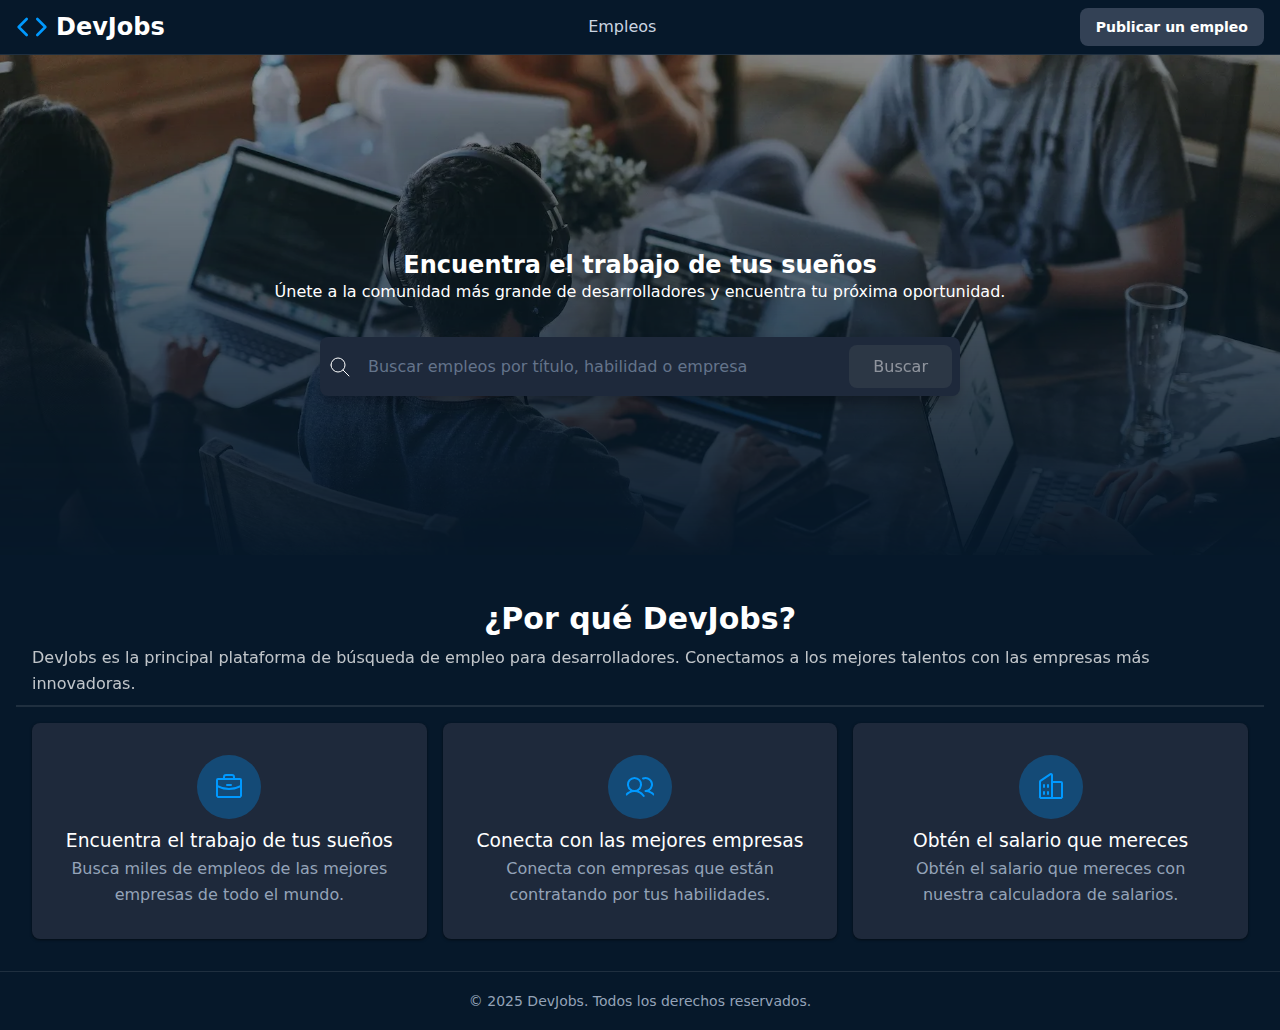
<file: 01-ejercicio-html-css/index.html>
<!DOCTYPE html>

<html lang="es">
  <head>
    <!--haceguramos que el ancho se ajuste a los disposivo-->
    <meta name="viewport" content="width=device-width" />
    <!--Autor :D -->
    <meta name="author" content="Miguel Angel Duran. Antoni R. Bogado A." />
    <meta charset="UTF-8" />
    <meta
      name="description"
      content="Encuentra las mejores ofertas de trabajo para desarrolladores en DevJobs."
    />

    <link rel="stylesheet" href="./styles.css" />
    <title>DevJobs - Inicio</title>
  </head>

  <body>
    <header>
      <h1>
        <svg
          fill="none"
          stroke="currentColor"
          stroke-linecap="round"
          stroke-linejoin="round"
          stroke-width="2"
          viewBox="0 0 24 24"
          xmlns="http://www.w3.org/2000/svg"
        >
          <polyline points="16 18 22 12 16 6"></polyline>
          <polyline points="8 6 2 12 8 18"></polyline>
        </svg>
        DevJobs
      </h1>

      <nav>
        <!-- <a href="">
        Inicio
      </a> -->
        <a href="empleos.html">Empleos</a>
      </nav>

      <div>
        <a href="">Publicar un empleo</a>
        <!-- <a href="">Iniciar sesión</a> -->
      </div>
    </header>

    <main>
      <section>
        <img src="./background.webp" width="200" />

        <h1>Encuentra el trabajo de tus sueños</h1>

        <p>
          Únete a la comunidad más grande de desarrolladores y encuentra tu
          próxima oportunidad.
        </p>

        <form role="search">
          <div>
            <svg
              xmlns="http://www.w3.org/2000/svg"
              width="24"
              height="24"
              viewBox="0 0 24 24"
              fill="none"
              stroke="currentColor"
              stroke-width="1"
              stroke-linecap="round"
              stroke-linejoin="round"
              class="icon icon-tabler icons-tabler-outline icon-tabler-search"
            >
              <path stroke="none" d="M0 0h24v24H0z" fill="none" />
              <path d="M10 10m-7 0a7 7 0 1 0 14 0a7 7 0 1 0 -14 0" />
              <path d="M21 21l-6 -6" />
            </svg>

            <input
              required
              type="text"
              placeholder="Buscar empleos por título, habilidad o empresa"
            />

            <button disabled type="submit">Buscar</button>
          </div>
        </form>
      </section>

      <section>
        <header>
          <h2>¿Por qué DevJobs?</h2>
          <p>
            DevJobs es la principal plataforma de búsqueda de empleo para
            desarrolladores. Conectamos a los mejores talentos con las empresas
            más innovadoras.
          </p>
        </header>

        <footer>
          <article>
            <svg
              fill="currentColor"
              height="32"
              viewBox="0 0 256 256"
              width="32"
              xmlns="http://www.w3.org/2000/svg"
              aria-hidden="true"
            >
              <path
                d="M216,56H176V48a24,24,0,0,0-24-24H104A24,24,0,0,0,80,48v8H40A16,16,0,0,0,24,72V200a16,16,0,0,0,16,16H216a16,16,0,0,0,16-16V72A16,16,0,0,0,216,56ZM96,48a8,8,0,0,1,8-8h48a8,8,0,0,1,8,8v8H96ZM216,72v41.61A184,184,0,0,1,128,136a184.07,184.07,0,0,1-88-22.38V72Zm0,128H40V131.64A200.19,200.19,0,0,0,128,152a200.25,200.25,0,0,0,88-20.37V200ZM104,112a8,8,0,0,1,8-8h32a8,8,0,0,1,0,16H112A8,8,0,0,1,104,112Z"
              ></path>
            </svg>
            <h3>Encuentra el trabajo de tus sueños</h3>
            <p>
              Busca miles de empleos de las mejores empresas de todo el mundo.
            </p>
          </article>

          <article>
            <svg
              fill="currentColor"
              height="32"
              viewBox="0 0 256 256"
              width="32"
              xmlns="http://www.w3.org/2000/svg"
              aria-hidden="true"
            >
              <path
                d="M117.25,157.92a60,60,0,1,0-66.5,0A95.83,95.83,0,0,0,3.53,195.63a8,8,0,1,0,13.4,8.74,80,80,0,0,1,134.14,0,8,8,0,0,0,13.4-8.74A95.83,95.83,0,0,0,117.25,157.92ZM40,108a44,44,0,1,1,44,44A44.05,44.05,0,0,1,40,108Zm210.14,98.7a8,8,0,0,1-11.07-2.33A79.83,79.83,0,0,0,172,168a8,8,0,0,1,0-16,44,44,0,1,0-16.34-84.87,8,8,0,1,1-5.94-14.85,60,60,0,0,1,55.53,105.64,95.83,95.83,0,0,1,47.22,37.71A8,8,0,0,1,250.14,206.7Z"
              ></path>
            </svg>
            <h3>Conecta con las mejores empresas</h3>
            <p>
              Conecta con empresas que están contratando por tus habilidades.
            </p>
          </article>

          <article>
            <svg
              fill="currentColor"
              height="32"
              viewBox="0 0 256 256"
              width="32"
              xmlns="http://www.w3.org/2000/svg"
              aria-hidden="true"
            >
              <path
                d="M240,208H224V96a16,16,0,0,0-16-16H144V32a16,16,0,0,0-24.88-13.32L39.12,72A16,16,0,0,0,32,85.34V208H16a8,8,0,0,0,0,16H240a8,8,0,0,0,0-16ZM208,96V208H144V96ZM48,85.34,128,32V208H48ZM112,112v16a8,8,0,0,1-16,0V112a8,8,0,1,1,16,0Zm-32,0v16a8,8,0,0,1-16,0V112a8,8,0,1,1,16,0Zm0,56v16a8,8,0,0,1-16,0V168a8,8,0,0,1,16,0Zm32,0v16a8,8,0,0,1-16,0V168a8,8,0,0,1,16,0Z"
              ></path>
            </svg>
            <h3>Obtén el salario que mereces</h3>
            <p>
              Obtén el salario que mereces con nuestra calculadora de salarios.
            </p>
          </article>
        </footer>
      </section>
    </main>

    <footer>
      <small>&copy; 2025 DevJobs. Todos los derechos reservados.</small>
    </footer>
  </body>
</html>
</file>
<file: 01-ejercicio-html-css/styles.css>
* {
  margin: 0;
  padding: 0;
  box-sizing: border-box;
}






:root {
  --primary: #3b4550;
  --primary-dark: #0a3d66;
  --primary-hover: #0d5ba8;
  --primary-light: #09f;
  --background: #06182a;
  --text-primary: #ffffff;
  --text-secondary: #cbd5e1;
  --text-muted: #94a3b8;
  --border: rgba(255, 255, 255, 0.1);
  --card-bg: #1e293b;
  --shadow: rgba(0, 0, 0, 0.3);
  --input-bg: #1e293b;
  --hsla-example: hsla(210, 100%, 56%, 1);
}










@font-face {
  font-family: 'Inter Variable';
  font-style: normal;
  font-display: swap;
  font-weight: 100 900;
  src: url(https://cdn.jsdelivr.net/fontsource/fonts/inter:vf@latest/latin-wght-normal.woff2) format('woff2-variations');
  unicode-range: U+0000-00FF,U+0131,U+0152-0153,U+02BB-02BC,U+02C6,U+02DA,U+02DC,U+0304,U+0308,U+0329,U+2000-206F,U+20AC,U+2122,U+2191,U+2193,U+2212,U+2215,U+FEFF,U+FFFD;
}










body {
  font-family: system-ui;
  background-color: var(--background);
  color: var(--text-primary);
  min-height: 100vh;
  display: flex;
  flex-direction: column;
  line-height: 1.6;
}













/* Títulos principales */
h1 {
  font-size: 1.5rem;
  line-height: 1.2;
  text-wrap: balance;
  display: flex;
  align-items: center;
  gap: 0.5rem;

  svg {
    width: 2rem;
    height: 2rem;
    color: var(--primary-light);
  }
}

h1 + p {
  text-wrap: balance;
  margin-bottom: 2rem
}

/* Header */
header {
  border-bottom: 1px solid var(--border);
  background: var(--background);
  padding: .5rem 1rem;
  display: flex;
  align-items: center;
  justify-content: space-between;
  gap: 2rem;

  h2 {
    font-size: 1.25rem;
    font-weight: 700;
    color: var(--text-primary);
  }
}

/* Navegación del header a otras páginas */
nav {
  align-items: center;
  gap: 1rem;
  display: flex;

  a {
    text-decoration: none;
    color: var(--text-secondary);
    transition: color 0.2s;
    font-weight: 500;

    &:hover, &:focus {
      color: var(--primary);
      outline: none;
    }
  }
}

/* Botones del Header */
header div a {
  padding: 0.5rem 1rem;
  border-radius: 0.5rem;
  background-color: #334155;
  color: var(--text-primary);
  display: inline-block;
  font-size: 0.875rem;
  font-weight: 700;
  text-decoration: none;
  /* TODO */
}

/* Hero */
main > section:nth-child(1) {
  height: 500px;
  text-align: center;
  display: flex;
  flex-direction: column;
  justify-content: center;
  align-items: center;

  h1 {
    padding-top: 36px;
  }

  & > img {
    position: absolute;
    width: 100%;
    height: 100%;
    object-fit: cover;
    z-index: -1;
    left: 0;
    right: 0;
    mask-image: linear-gradient(to bottom, rgba(16, 25, 34, 1) 5%, rgba(16, 25, 34, 0) 80%);
  }
}

/* Formulario de Búsqueda */
form {
  max-width: 42rem;
  width: 100%;
  margin: 0 auto;
  padding-inline: 1rem;
}

form > div {
  display: flex;
  align-items: center;
  background-color: var(--input-bg);
  border-radius: 0.5rem;
  box-shadow: 0 10px 15px -3px var(--shadow);
  padding: 0.5rem;
  gap: 0.5rem;
}

form span {
  padding-left: 0.75rem;
  color: var(--text-muted);
  display: flex;
  align-items: center;
  flex-shrink: 0;
}

form input[type="text"] {
  flex: 1;
  background: transparent;
  border: none;
  outline: none;
  color: var(--text-primary);
  padding: 0.75rem 0.5rem;
  font-size: 1rem;
  font-family: inherit;
}

form input[type="text"]::placeholder {
  color: #64748b;
}

button {
  padding: 0.75rem 1.5rem;
  border-radius: 0.5rem;
  background-color: var(--primary);
  color: white;
  font-weight: 400;
  border: none;
  cursor: pointer;
  transition: all 0.2s;
  font-family: inherit;
  font-size: 1rem;
  white-space: nowrap;

  &:hover, /* pseudo-clase que significa que el ratón está encima */
  &:focus { /* pseudo-clase que significa que el elemento tiene el foco */
    background-color: var(--primary-hover);
    outline: 2px solid white;
    outline-offset: 2px;
  }

  &:active { 
    transform: scale(0.90)
  }

  &:disabled {
    opacity: .5;
    pointer-events: none;
  }
}

/* Features Section */
main > section:nth-child(2) {
  padding-inline: 1rem;
  background-color: var(--background);
  padding-top: 2rem;

  & > header {
    gap: 2px;
    flex-direction: column;

    h2 {
      margin-bottom: 0;
    }

    p {
      opacity: .75;
    }
  }

  & > div {
    max-width: 1280px;
    margin: 0 auto;
  }
}

main > section:nth-child(2) h2 {
  font-size: 1.875rem;
  font-weight: 700;
  color: var(--text-primary);
  margin-bottom: 1rem;
}

main > section:nth-child(2) > div > div:first-child > p {
  font-size: 1.125rem;
  color: var(--text-muted);
  max-width: 42rem;
  margin: 0 auto;
}

/* Grid de Features */
main > section:nth-child(2) footer {
  display: grid;
  grid-template-columns: repeat(auto-fit, minmax(280px, 1fr));
  gap: 16px
}

/* Feature Cards */
/* article {
  background-color: var(--card-bg);
  padding: 2rem;
  margin-bottom: 16px;
  border-radius: 0.5rem;                   
  box-shadow: 0px 1px 3px 0 var(--shadow); 

  svg {
    color: var(--primary-light);          
    background: rgba(0, 153, 255, 0.3);  
    border-radius: 9999px;               
    width: 64px;                         
    height: 64px;                        
    padding: 16px;                       
  }

  h3 {
    font-weight: 500;
  }

  p {
    color: var(--text-muted);
  }
} */

/* Footer */
footer {
  background-color: var(--background);
  border-top: 1px solid var(--border);
  text-align: center;
  padding: 16px;

  small {
    color: var(--text-muted);
    font-size: 0.875rem;
  }
}

article {
  background-color: var(--card-bg);
  padding: 2rem;
  margin-bottom: 16px;
  border-radius: 0.5rem;
  box-shadow: 0px 1px 3px 0px rgba(0, 0, 0, 0.5);

  svg {
    color: var(--primary-light);
    background: rgba(0, 153, 255, .3);
    width: 64px;
    height: 64px;
    border-radius: 100%;
    padding: 16px;
  }

  p {
    color: var(--text-muted);
  }

  h3 {
    font-weight: 500;
  }
}
</file>
